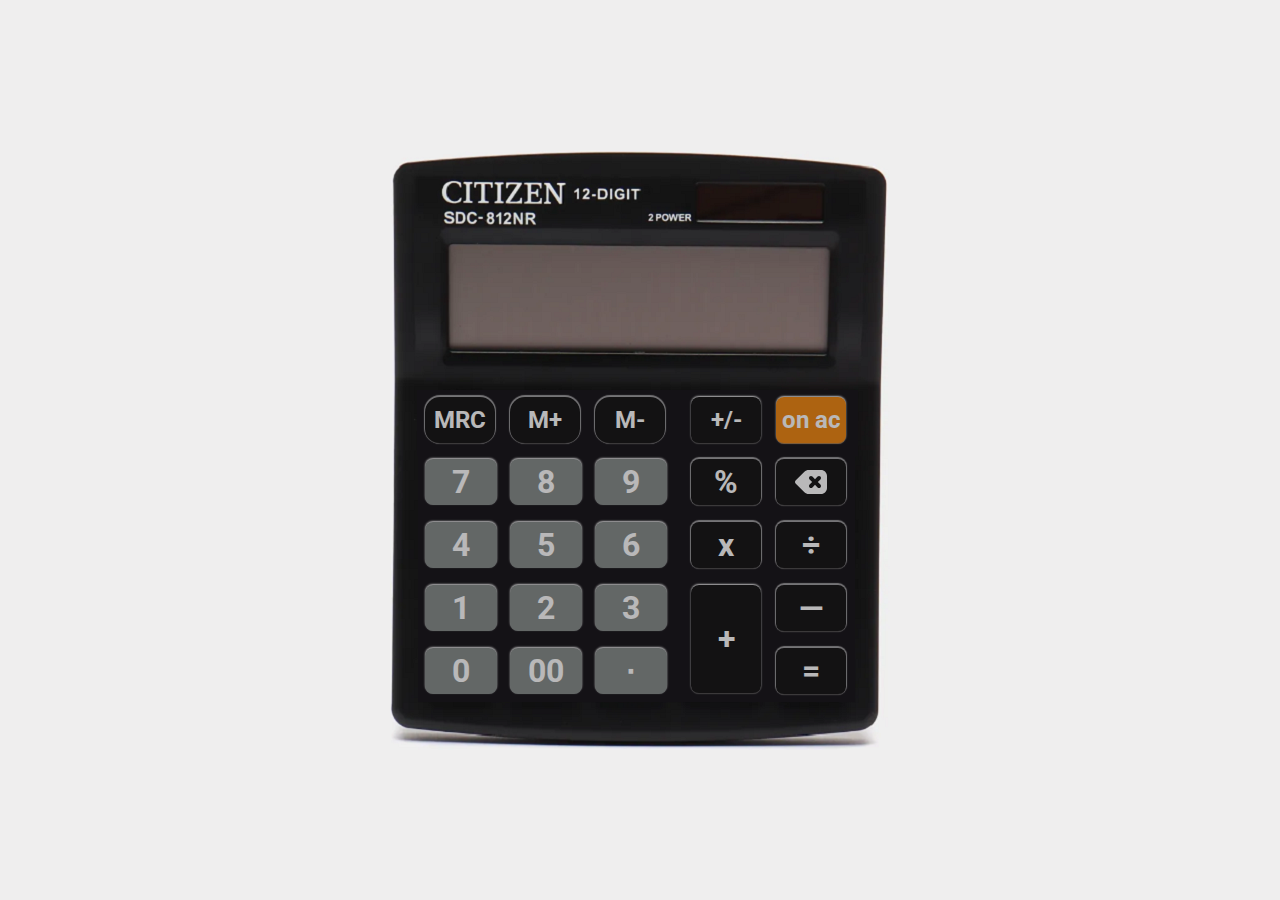
<file: calc/index.html>
<!DOCTYPE html>
<html lang="ru">
<head>
    <meta charset="UTF-8">
    <meta name="viewport" content="width=device-width, initial-scale=1.0">
    <link rel="stylesheet" href="index.css">
    <link rel="icon" href="img/favicon.ico" type="image/x-icon">
    <link rel="stylesheet" type="text/css" href="https://fonts.googleapis.com/css?family=Roboto" />
    <link rel="stylesheet" type="text/css" href="https://fonts.cdnfonts.com/css/calculator" />
    <title>Калькулятор</title>
</head>
<body>
    <div id='main'>
        <div id="controls">
            <div id="display">
                <input id="inp" type="text" disabled="disabled" value=""></input>
                <div id="opDisplay"></div>
                <div id="memory">memory</div>
            </div>
            <div id="buttons-container">
                <div class="button digit one"   onclick="AddDigits(1)"  >1</div>
                <div class="button digit two"   onclick="AddDigits(2)"  >2</div>
                <div class="button digit three" onclick="AddDigits(3)"  >3</div>
                <div class="button digit four" onclick="AddDigits(4)">4</div>
                <div class="button digit five" onclick="AddDigits(5)" >5</div>
                <div class="button digit six"  onclick="AddDigits(6)" >6</div>
                <div class="button digit seven" onclick="AddDigits(7)">7</div>
                <div class="button digit eight" onclick="AddDigits(8)" >8</div>
                <div class="button digit nine"  onclick="AddDigits(9)">9</div>
                <div class="button memory mem-clear" onclick="MemoryDisplayClean()">MRC</div>
                <div class="button memory mem-plus" onclick="MemoryAdd()">M+</div>
                <div class="button memory mem-minus" onclick="MemorySub()">M-</div>
                <div class="button digit zero" onclick="AddDigits(0)">0</div>
                <div class="button digit doublezero" onclick="AddDigits('00')">00</div>
                <div class="button digit dot" onclick="AddDigits('.')">∙</div>
                <div class="button function plus-minus" onclick="ChangeSign()">+/-</div>
                <div class="button function onoff" onclick="OnOff()">on ac</div>
                <div class="button function percent"  onclick="_SetValue('%')">%</div>
                <div class="button function division"  onclick="_SetValue('/')">÷</div>
                <div class="button function multiplication"  onclick="_SetValue('*')">x</div>
                <div class="button function add"  onclick="_SetValue('+')">+</div>
                <div class="button function substraction" onclick="_SetValue('-')">—</div>
                <div class="button function equal" onclick="Calculate()">=</div>
                <div class="button function backspace" onclick="backspace()">
                    <svg viewBox="0 0 20 20" fill="none" xmlns="http://www.w3.org/2000/svg">
                        <path fill-rule="evenodd" clip-rule="evenodd" d="M6.70711 4.87868C7.26972 4.31607 8.03278 4 8.82843 4H15C16.6569 4 18 5.34315 18 7V13C18 14.6569 16.6569 16 15 16H8.82843C8.03278 16 7.26972 15.6839 6.70711 15.1213L2.29289 10.7071C2.10536 10.5196 2 10.2652 2 10C2 9.73478 2.10536 9.48043 2.29289 9.29289L6.70711 4.87868ZM10.7071 7.29289C10.3166 6.90237 9.68342 6.90237 9.29289 7.29289C8.90237 7.68342 8.90237 8.31658 9.29289 8.70711L10.5858 10L9.29289 11.2929C8.90237 11.6834 8.90237 12.3166 9.29289 12.7071C9.68342 13.0976 10.3166 13.0976 10.7071 12.7071L12 11.4142L13.2929 12.7071C13.6834 13.0976 14.3166 13.0976 14.7071 12.7071C15.0976 12.3166 15.0976 11.6834 14.7071 11.2929L13.4142 10L14.7071 8.70711C15.0976 8.31658 15.0976 7.68342 14.7071 7.29289C14.3166 6.90237 13.6834 6.90237 13.2929 7.29289L12 8.58579L10.7071 7.29289Z" />
                        </svg>
                </div>
                
            </div>
                   
        </div>
    </div>
    <script src="main.js"></script>

</body>
</html>
</file>
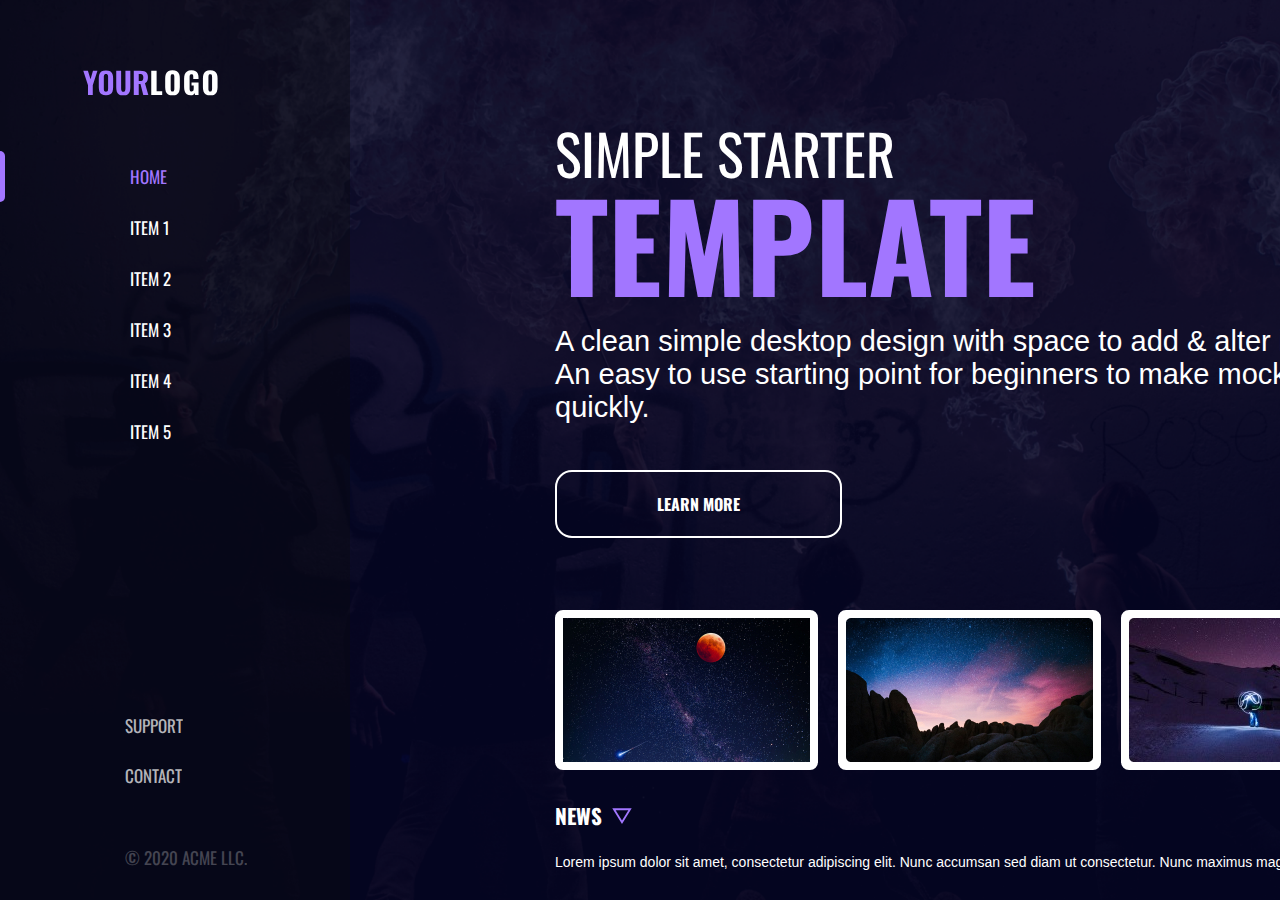
<file: sst/index1.html>
<!DOCTYPE html>
<html lang="ru">
<head>
    <meta charset="UTF-8">
    <meta name="viewport" content="width=device-width, initial-scale=1.0">
    <title>SIMPLE STARTER TEMPLATE</title>
    <link rel="stylesheet" type="text/css" href="css/index1.css">
    <link rel="stylesheet" type="text/css" href="https://fonts.googleapis.com/css?family=Oswald" />
    <link href="https://fonts.cdnfonts.com/css/roboto" rel="stylesheet" />
</head>
<body>
    <div class="wraper"> 
        <aside> 
            <div id=logo-container>
                <svg width="135" height="26" viewBox="0 0 135 26" fill="none" xmlns="http://www.w3.org/2000/svg">
                    <path class="logo-your" d="M5.01 25V15.37L0.27 0.699998H4.92L7.53 9.25L9.96 0.699998H14.46L9.78 15.37V25H5.01ZM22.9362 25.33C21.1562 25.33 19.7462 25.01 18.7062 24.37C17.6662 23.73 16.9162 22.82 16.4562 21.64C16.0162 20.44 15.7962 19.01 15.7962 17.35V8.29C15.7962 6.63 16.0162 5.21 16.4562 4.03C16.9162 2.85 17.6662 1.95 18.7062 1.33C19.7462 0.709999 21.1562 0.399998 22.9362 0.399998C24.7362 0.399998 26.1562 0.719998 27.1962 1.36C28.2562 1.98 29.0062 2.88 29.4462 4.06C29.9062 5.22 30.1362 6.63 30.1362 8.29V17.35C30.1362 19.01 29.9062 20.44 29.4462 21.64C29.0062 22.82 28.2562 23.73 27.1962 24.37C26.1562 25.01 24.7362 25.33 22.9362 25.33ZM22.9362 21.76C23.5762 21.76 24.0462 21.62 24.3462 21.34C24.6462 21.04 24.8462 20.65 24.9462 20.17C25.0462 19.67 25.0962 19.14 25.0962 18.58V7.09C25.0962 6.53 25.0462 6.01 24.9462 5.53C24.8462 5.05 24.6462 4.67 24.3462 4.39C24.0462 4.09 23.5762 3.94 22.9362 3.94C22.3362 3.94 21.8862 4.09 21.5862 4.39C21.2862 4.67 21.0862 5.05 20.9862 5.53C20.8862 6.01 20.8362 6.53 20.8362 7.09V18.58C20.8362 19.14 20.8762 19.67 20.9562 20.17C21.0562 20.65 21.2562 21.04 21.5562 21.34C21.8562 21.62 22.3162 21.76 22.9362 21.76ZM40.2813 25.33C38.4413 25.33 37.0113 25.02 35.9913 24.4C34.9713 23.76 34.2513 22.85 33.8313 21.67C33.4313 20.47 33.2313 19.02 33.2313 17.32V0.699998H38.1213V18.01C38.1213 18.61 38.1613 19.2 38.2413 19.78C38.3413 20.36 38.5413 20.83 38.8413 21.19C39.1613 21.55 39.6413 21.73 40.2813 21.73C40.9413 21.73 41.4213 21.55 41.7213 21.19C42.0413 20.83 42.2413 20.36 42.3213 19.78C42.4013 19.2 42.4413 18.61 42.4413 18.01V0.699998H47.3313V17.32C47.3313 19.02 47.1213 20.47 46.7013 21.67C46.3013 22.85 45.5913 23.76 44.5713 24.4C43.5513 25.02 42.1213 25.33 40.2813 25.33ZM50.7851 25V0.699998H57.0851C58.7251 0.699998 60.1251 0.889999 61.2851 1.27C62.4651 1.63 63.3651 2.28 63.9851 3.22C64.6251 4.16 64.9451 5.46 64.9451 7.12C64.9451 8.12 64.8551 9.01 64.6751 9.79C64.5151 10.55 64.2151 11.22 63.7751 11.8C63.3551 12.36 62.7551 12.81 61.9751 13.15L65.3351 25H60.2651L57.4751 13.99H55.7351V25H50.7851ZM55.7351 11.05H57.1751C57.9751 11.05 58.6051 10.92 59.0651 10.66C59.5251 10.4 59.8451 10.01 60.0251 9.49C60.2251 8.95 60.3251 8.29 60.3251 7.51C60.3251 6.39 60.1151 5.54 59.6951 4.96C59.2951 4.36 58.5351 4.06 57.4151 4.06H55.7351V11.05Z"/>
                    <path d="M68.2453 25V0.699998H73.6153V21.37H79.1953V25H68.2453ZM89.4752 25.36C87.6552 25.36 86.2152 25.04 85.1552 24.4C84.0952 23.76 83.3352 22.84 82.8752 21.64C82.4152 20.44 82.1852 19.01 82.1852 17.35V8.32C82.1852 6.64 82.4152 5.21 82.8752 4.03C83.3352 2.85 84.0952 1.95 85.1552 1.33C86.2152 0.689999 87.6552 0.369999 89.4752 0.369999C91.3152 0.369999 92.7652 0.689999 93.8252 1.33C94.9052 1.95 95.6752 2.85 96.1352 4.03C96.5952 5.21 96.8252 6.64 96.8252 8.32V17.35C96.8252 19.01 96.5952 20.44 96.1352 21.64C95.6752 22.84 94.9052 23.76 93.8252 24.4C92.7652 25.04 91.3152 25.36 89.4752 25.36ZM89.4752 21.55C90.0352 21.55 90.4452 21.41 90.7052 21.13C90.9652 20.85 91.1352 20.49 91.2152 20.05C91.2952 19.61 91.3352 19.16 91.3352 18.7V7C91.3352 6.52 91.2952 6.07 91.2152 5.65C91.1352 5.21 90.9652 4.85 90.7052 4.57C90.4452 4.29 90.0352 4.15 89.4752 4.15C88.9552 4.15 88.5652 4.29 88.3052 4.57C88.0452 4.85 87.8752 5.21 87.7952 5.65C87.7152 6.07 87.6752 6.52 87.6752 7V18.7C87.6752 19.16 87.7052 19.61 87.7652 20.05C87.8452 20.49 88.0052 20.85 88.2452 21.13C88.5052 21.41 88.9152 21.55 89.4752 21.55ZM107.773 25.36C106.093 25.36 104.763 25.01 103.783 24.31C102.823 23.61 102.133 22.63 101.713 21.37C101.313 20.09 101.113 18.62 101.113 16.96V8.8C101.113 7.08 101.333 5.59 101.773 4.33C102.213 3.07 102.963 2.1 104.023 1.42C105.103 0.719999 106.563 0.369999 108.403 0.369999C110.203 0.369999 111.613 0.669999 112.633 1.27C113.673 1.87 114.413 2.7 114.853 3.76C115.293 4.82 115.513 6.06 115.513 7.48V9.04H110.263V7.06C110.263 6.54 110.223 6.06 110.143 5.62C110.083 5.18 109.923 4.83 109.663 4.57C109.423 4.29 109.023 4.15 108.463 4.15C107.883 4.15 107.463 4.31 107.203 4.63C106.943 4.93 106.773 5.31 106.693 5.77C106.633 6.23 106.603 6.71 106.603 7.21V18.46C106.603 19 106.653 19.51 106.753 19.99C106.873 20.45 107.073 20.83 107.353 21.13C107.653 21.41 108.073 21.55 108.613 21.55C109.173 21.55 109.603 21.4 109.903 21.1C110.203 20.8 110.413 20.41 110.533 19.93C110.653 19.45 110.713 18.94 110.713 18.4V15.55H108.523V12.4H115.543V25H112.003L111.703 22.99C111.383 23.67 110.913 24.24 110.293 24.7C109.673 25.14 108.833 25.36 107.773 25.36ZM127.214 25.36C125.394 25.36 123.954 25.04 122.894 24.4C121.834 23.76 121.074 22.84 120.614 21.64C120.154 20.44 119.924 19.01 119.924 17.35V8.32C119.924 6.64 120.154 5.21 120.614 4.03C121.074 2.85 121.834 1.95 122.894 1.33C123.954 0.689999 125.394 0.369999 127.214 0.369999C129.054 0.369999 130.504 0.689999 131.564 1.33C132.644 1.95 133.414 2.85 133.874 4.03C134.334 5.21 134.564 6.64 134.564 8.32V17.35C134.564 19.01 134.334 20.44 133.874 21.64C133.414 22.84 132.644 23.76 131.564 24.4C130.504 25.04 129.054 25.36 127.214 25.36ZM127.214 21.55C127.774 21.55 128.184 21.41 128.444 21.13C128.704 20.85 128.874 20.49 128.954 20.05C129.034 19.61 129.074 19.16 129.074 18.7V7C129.074 6.52 129.034 6.07 128.954 5.65C128.874 5.21 128.704 4.85 128.444 4.57C128.184 4.29 127.774 4.15 127.214 4.15C126.694 4.15 126.304 4.29 126.044 4.57C125.784 4.85 125.614 5.21 125.534 5.65C125.454 6.07 125.414 6.52 125.414 7V18.7C125.414 19.16 125.444 19.61 125.504 20.05C125.584 20.49 125.744 20.85 125.984 21.13C126.244 21.41 126.654 21.55 127.214 21.55Z" fill="white"/>
                </svg>
            </div>
            <div class="menu-container">
                <div class="item active">
                    <div class="Line"></div>
                    <span class="caption">HOME</span>
                </div>
                
                <a href="index2.html" class="link">
                    <div class="item">
                        <div class="Line"></div>
                        <span class="caption">ITEM 1</span>
                    </div>
                </a>
                
                <div class="item">
                    <div class="Line"></div>
                    <span class="caption">ITEM 2</span>
                 </div>

                 <div class="item">
                    <div class="Line"></div>
                    <span class="caption">ITEM 3</span>
                </div>

                <div class="item">
                    <div class="Line"></div>
                    <span class="caption">ITEM 4</span>
                </div>

                <div class="item">
                    <div class="Line"></div>
                    <span class="caption">ITEM 5</span>
                </div>
            </div>              
            <div class='footer'>
                <div class="footer-text">
                    <span>SUPPORT</span>
                    <span>CONTACT</span>
                </div>
                <p class="copy">&copy 2020 ACME LLC.</p>
            </div>
               
        </aside>

        <div class="main">
            <div class="social-block">
                <img src="image/twiter.svg" alt="">
                <img src="image/facebook.svg" alt="">
        </div>

        <div class="list">
            <div class="header1">SIMPLE STARTER</div>
            <div class="header2">TEMPLATE</div>
            <p class="text">A clean simple desktop design with space to add & alter items instead of removing them. An easy to use starting point for beginners to make mockups or designs that look nice, quickly.</p>
        </div>
        <a class="test-button" href="#">LEARN MORE</a>

        <div class="image-list">
            <div class="image">
                <img src="image/11.png" alt="" class="gallery-item">
                <img src="image/12.png" alt="" class="gallery-item">
                <img src="image/3.jpg" alt="" class="gallery-item">
                <img src="image/4.jpg" alt="" class="gallery-item">
            </div>
        </div>


        <div class="news">
            <div class="news-button">
                <h3>NEWS</h3>
                <div  alt=""class="triangle"></div>
            </div>
            <p class="text1">Lorem ipsum dolor sit amet, consectetur adipiscing elit. Nunc accumsan sed diam ut consectetur. Nunc maximus magna dolor, eget accumsan leo tempor eget.</p>
        </div>
    </div>
 </body>
</html>
</file>
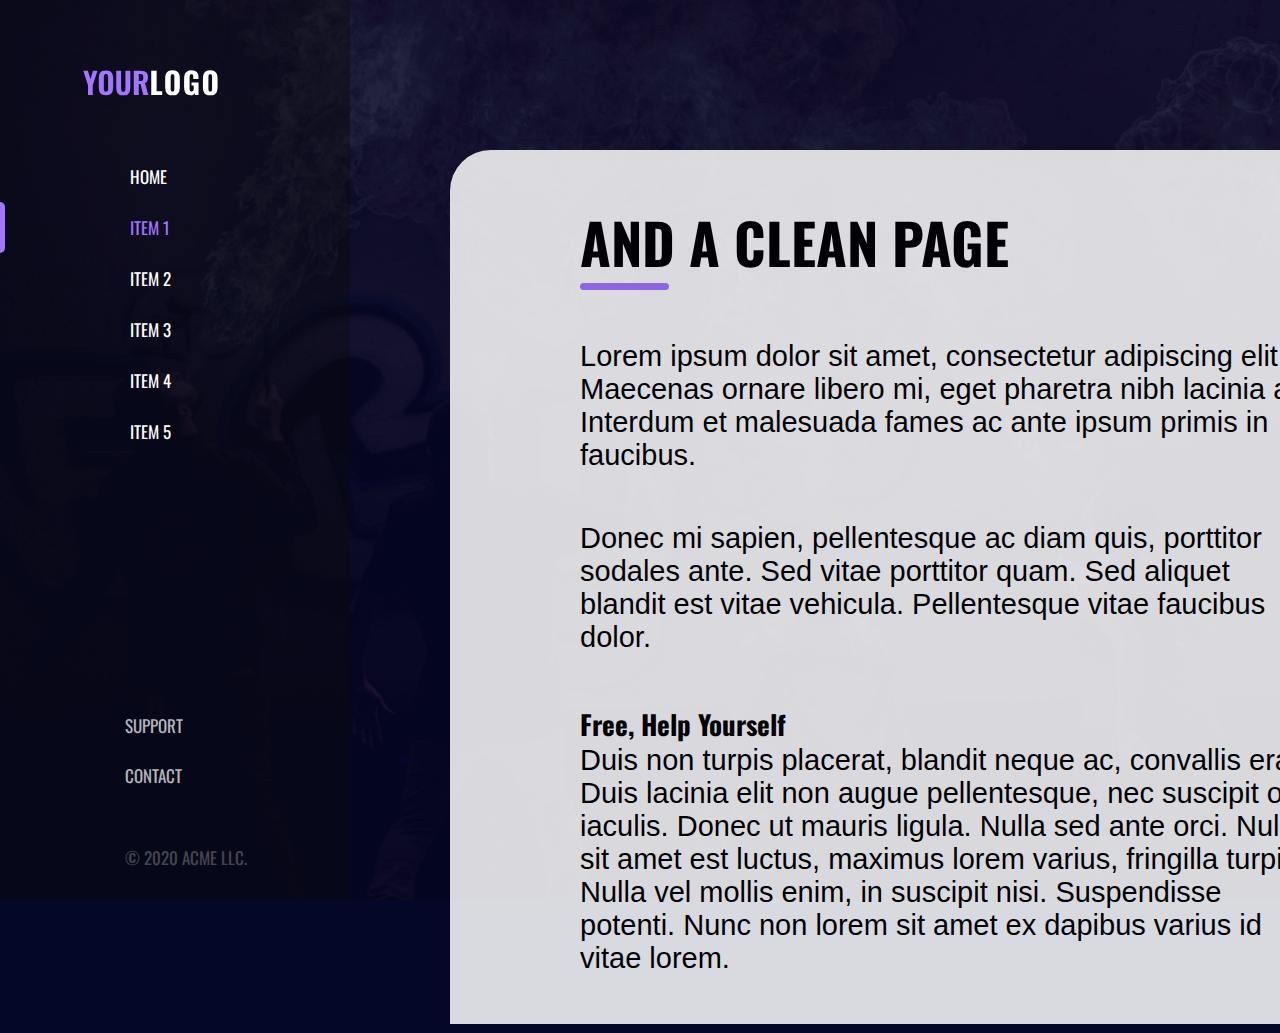
<file: sst/index2.html>
<!DOCTYPE html>
<html lang="ru">
<head>
    <meta charset="UTF-8">
    <meta name="viewport" content="width=device-width, initial-scale=1.0">
    <title>SIMPLE STARTER TEMPLATE</title>
    <link rel="stylesheet" type="text/css" href="css/index1.css">
    <link rel="stylesheet" type="text/css" href="https://fonts.googleapis.com/css?family=Oswald" />
    <link href="https://fonts.cdnfonts.com/css/roboto" rel="stylesheet" />
</head>
<body>
    <div class="wraper"> 
        <aside> 
            <div id=logo-container>
                <svg width="135" height="26" viewBox="0 0 135 26" fill="none" xmlns="http://www.w3.org/2000/svg">
                    <path class="logo-your" d="M5.01 25V15.37L0.27 0.699998H4.92L7.53 9.25L9.96 0.699998H14.46L9.78 15.37V25H5.01ZM22.9362 25.33C21.1562 25.33 19.7462 25.01 18.7062 24.37C17.6662 23.73 16.9162 22.82 16.4562 21.64C16.0162 20.44 15.7962 19.01 15.7962 17.35V8.29C15.7962 6.63 16.0162 5.21 16.4562 4.03C16.9162 2.85 17.6662 1.95 18.7062 1.33C19.7462 0.709999 21.1562 0.399998 22.9362 0.399998C24.7362 0.399998 26.1562 0.719998 27.1962 1.36C28.2562 1.98 29.0062 2.88 29.4462 4.06C29.9062 5.22 30.1362 6.63 30.1362 8.29V17.35C30.1362 19.01 29.9062 20.44 29.4462 21.64C29.0062 22.82 28.2562 23.73 27.1962 24.37C26.1562 25.01 24.7362 25.33 22.9362 25.33ZM22.9362 21.76C23.5762 21.76 24.0462 21.62 24.3462 21.34C24.6462 21.04 24.8462 20.65 24.9462 20.17C25.0462 19.67 25.0962 19.14 25.0962 18.58V7.09C25.0962 6.53 25.0462 6.01 24.9462 5.53C24.8462 5.05 24.6462 4.67 24.3462 4.39C24.0462 4.09 23.5762 3.94 22.9362 3.94C22.3362 3.94 21.8862 4.09 21.5862 4.39C21.2862 4.67 21.0862 5.05 20.9862 5.53C20.8862 6.01 20.8362 6.53 20.8362 7.09V18.58C20.8362 19.14 20.8762 19.67 20.9562 20.17C21.0562 20.65 21.2562 21.04 21.5562 21.34C21.8562 21.62 22.3162 21.76 22.9362 21.76ZM40.2813 25.33C38.4413 25.33 37.0113 25.02 35.9913 24.4C34.9713 23.76 34.2513 22.85 33.8313 21.67C33.4313 20.47 33.2313 19.02 33.2313 17.32V0.699998H38.1213V18.01C38.1213 18.61 38.1613 19.2 38.2413 19.78C38.3413 20.36 38.5413 20.83 38.8413 21.19C39.1613 21.55 39.6413 21.73 40.2813 21.73C40.9413 21.73 41.4213 21.55 41.7213 21.19C42.0413 20.83 42.2413 20.36 42.3213 19.78C42.4013 19.2 42.4413 18.61 42.4413 18.01V0.699998H47.3313V17.32C47.3313 19.02 47.1213 20.47 46.7013 21.67C46.3013 22.85 45.5913 23.76 44.5713 24.4C43.5513 25.02 42.1213 25.33 40.2813 25.33ZM50.7851 25V0.699998H57.0851C58.7251 0.699998 60.1251 0.889999 61.2851 1.27C62.4651 1.63 63.3651 2.28 63.9851 3.22C64.6251 4.16 64.9451 5.46 64.9451 7.12C64.9451 8.12 64.8551 9.01 64.6751 9.79C64.5151 10.55 64.2151 11.22 63.7751 11.8C63.3551 12.36 62.7551 12.81 61.9751 13.15L65.3351 25H60.2651L57.4751 13.99H55.7351V25H50.7851ZM55.7351 11.05H57.1751C57.9751 11.05 58.6051 10.92 59.0651 10.66C59.5251 10.4 59.8451 10.01 60.0251 9.49C60.2251 8.95 60.3251 8.29 60.3251 7.51C60.3251 6.39 60.1151 5.54 59.6951 4.96C59.2951 4.36 58.5351 4.06 57.4151 4.06H55.7351V11.05Z"/>
                    <path d="M68.2453 25V0.699998H73.6153V21.37H79.1953V25H68.2453ZM89.4752 25.36C87.6552 25.36 86.2152 25.04 85.1552 24.4C84.0952 23.76 83.3352 22.84 82.8752 21.64C82.4152 20.44 82.1852 19.01 82.1852 17.35V8.32C82.1852 6.64 82.4152 5.21 82.8752 4.03C83.3352 2.85 84.0952 1.95 85.1552 1.33C86.2152 0.689999 87.6552 0.369999 89.4752 0.369999C91.3152 0.369999 92.7652 0.689999 93.8252 1.33C94.9052 1.95 95.6752 2.85 96.1352 4.03C96.5952 5.21 96.8252 6.64 96.8252 8.32V17.35C96.8252 19.01 96.5952 20.44 96.1352 21.64C95.6752 22.84 94.9052 23.76 93.8252 24.4C92.7652 25.04 91.3152 25.36 89.4752 25.36ZM89.4752 21.55C90.0352 21.55 90.4452 21.41 90.7052 21.13C90.9652 20.85 91.1352 20.49 91.2152 20.05C91.2952 19.61 91.3352 19.16 91.3352 18.7V7C91.3352 6.52 91.2952 6.07 91.2152 5.65C91.1352 5.21 90.9652 4.85 90.7052 4.57C90.4452 4.29 90.0352 4.15 89.4752 4.15C88.9552 4.15 88.5652 4.29 88.3052 4.57C88.0452 4.85 87.8752 5.21 87.7952 5.65C87.7152 6.07 87.6752 6.52 87.6752 7V18.7C87.6752 19.16 87.7052 19.61 87.7652 20.05C87.8452 20.49 88.0052 20.85 88.2452 21.13C88.5052 21.41 88.9152 21.55 89.4752 21.55ZM107.773 25.36C106.093 25.36 104.763 25.01 103.783 24.31C102.823 23.61 102.133 22.63 101.713 21.37C101.313 20.09 101.113 18.62 101.113 16.96V8.8C101.113 7.08 101.333 5.59 101.773 4.33C102.213 3.07 102.963 2.1 104.023 1.42C105.103 0.719999 106.563 0.369999 108.403 0.369999C110.203 0.369999 111.613 0.669999 112.633 1.27C113.673 1.87 114.413 2.7 114.853 3.76C115.293 4.82 115.513 6.06 115.513 7.48V9.04H110.263V7.06C110.263 6.54 110.223 6.06 110.143 5.62C110.083 5.18 109.923 4.83 109.663 4.57C109.423 4.29 109.023 4.15 108.463 4.15C107.883 4.15 107.463 4.31 107.203 4.63C106.943 4.93 106.773 5.31 106.693 5.77C106.633 6.23 106.603 6.71 106.603 7.21V18.46C106.603 19 106.653 19.51 106.753 19.99C106.873 20.45 107.073 20.83 107.353 21.13C107.653 21.41 108.073 21.55 108.613 21.55C109.173 21.55 109.603 21.4 109.903 21.1C110.203 20.8 110.413 20.41 110.533 19.93C110.653 19.45 110.713 18.94 110.713 18.4V15.55H108.523V12.4H115.543V25H112.003L111.703 22.99C111.383 23.67 110.913 24.24 110.293 24.7C109.673 25.14 108.833 25.36 107.773 25.36ZM127.214 25.36C125.394 25.36 123.954 25.04 122.894 24.4C121.834 23.76 121.074 22.84 120.614 21.64C120.154 20.44 119.924 19.01 119.924 17.35V8.32C119.924 6.64 120.154 5.21 120.614 4.03C121.074 2.85 121.834 1.95 122.894 1.33C123.954 0.689999 125.394 0.369999 127.214 0.369999C129.054 0.369999 130.504 0.689999 131.564 1.33C132.644 1.95 133.414 2.85 133.874 4.03C134.334 5.21 134.564 6.64 134.564 8.32V17.35C134.564 19.01 134.334 20.44 133.874 21.64C133.414 22.84 132.644 23.76 131.564 24.4C130.504 25.04 129.054 25.36 127.214 25.36ZM127.214 21.55C127.774 21.55 128.184 21.41 128.444 21.13C128.704 20.85 128.874 20.49 128.954 20.05C129.034 19.61 129.074 19.16 129.074 18.7V7C129.074 6.52 129.034 6.07 128.954 5.65C128.874 5.21 128.704 4.85 128.444 4.57C128.184 4.29 127.774 4.15 127.214 4.15C126.694 4.15 126.304 4.29 126.044 4.57C125.784 4.85 125.614 5.21 125.534 5.65C125.454 6.07 125.414 6.52 125.414 7V18.7C125.414 19.16 125.444 19.61 125.504 20.05C125.584 20.49 125.744 20.85 125.984 21.13C126.244 21.41 126.654 21.55 127.214 21.55Z" fill="white"/>
                </svg>
            </div>
            <div class="menu-container">
                <a href="index1.html" class="link">
                    <div class="item">
                        <div class="Line"></div>
                            <span class="caption">HOME</span>
                    </div>
                </a>
                
                    <div class="item active">
                        <div class="Line"></div>
                        <span class="caption">ITEM 1</span>
                    </div>
                
                <div class="item">
                    <div class="Line"></div>
                    <span class="caption">ITEM 2</span>
                 </div>

                 <div class="item">
                    <div class="Line"></div>
                    <span class="caption">ITEM 3</span>
                </div>

                <div class="item">
                    <div class="Line"></div>
                    <span class="caption">ITEM 4</span>
                </div>

                <div class="item">
                    <div class="Line"></div>
                    <span class="caption">ITEM 5</span>
                </div>
            </div>              
            <div class='footer'>
                <div class="footer-text">
                    <span>SUPPORT</span>
                    <span>CONTACT</span>
                </div>
                <p class="copy">&copy 2020 ACME LLC.</p>
            </div>
               
        </aside>

        <div class="main">
            <div class="social-block">
                <img src="image/twiter.svg" alt="">
                <img src="image/facebook.svg" alt="">
            </div>            
            <div class="background">
                <div class="background-text">
                    <div>
                        <span class="header">AND A CLEAN PAGE</span>
                        <div class="line">
                        </div>

                        <p class="t1">Lorem ipsum dolor sit amet, consectetur adipiscing elit. Maecenas ornare libero mi, eget pharetra nibh lacinia at. Interdum et malesuada fames ac ante ipsum primis in faucibus. </p>
                        <p class="t1">Donec mi sapien, pellentesque ac diam quis, porttitor sodales ante. Sed vitae porttitor quam. Sed aliquet blandit est vitae vehicula. Pellentesque vitae faucibus dolor. </p>
                        
                        <span class="page2-header1">Free, Help Yourself</span>
                            <p class="t1 t344">Duis non turpis placerat, blandit neque ac, convallis erat. Duis lacinia elit non augue pellentesque, nec suscipit orci iaculis. Donec ut mauris ligula. Nulla sed ante orci. Nulla sit amet est luctus, maximus lorem varius, fringilla turpis. Nulla vel mollis enim, in suscipit nisi. Suspendisse potenti. Nunc non lorem sit amet ex dapibus varius id vitae lorem.
                            </p>
                    </div>
                    <div class="image-container">
                        <div class="photo">
                        <img src="image/5.jpg" alt="Unsplash">
                        </div>
                        <span class="t3">Photo by Judeus Samson on Unsplash</span>
                    </div>
                </div>
            </div>
        </div>



    </div>
 </body>
</html
</file>
<file: calc/index.css>
:root{
    --calc-width: 500px;
    --calc-height: 600px;
}

*{
    margin: 0;
    padding: 0;
    -webkit-user-select: none;
	-khtml-user-select: none;
	-moz-user-select: none;
	-ms-user-select: none;
	user-select: none;
}

body{
    background-color: #efeeee;
    min-width: var(--calc-width);
    min-height: var(--calc-height);
    font-family: 'Roboto', Helvetica, sans-serif;
}
#main{
    width: var(--calc-width);
    height: var(--calc-height);
    background: url("./img/background.png");
    top: calc(50vh - 300px);
    left: calc(50vw - 250px);
    position: relative;
}

#controls {
    opacity: 0.7;
    padding: 83px 30px 45px 30px;
    height: -webkit-fill-available;
}

#display {
    height: 120px;
    position: relative;
}

#display input{
    border: none;
    width: -webkit-fill-available;
    height: -webkit-fill-available;
    margin: 20px 40px 10px 40px;
    background-color: #ffffff00;
    text-align: end;
    color: #000000d9;
    font-weight: 600;
    padding: 10px;
    letter-spacing: 1px;
    font-family: 'calculator';
    font-size: xxx-large;
}

#opDisplay {
    position: absolute;
    bottom: 8px;
    color: black;
    font-family: 'calculator';
    padding: 0px 55px 0 45px;
    width: -webkit-fill-available;
    text-align: end;
}

#memory{
    visibility: hidden;
    border: 1px solid #0000009c;
    font-family: 'helvetica';
    text-align: center;
    position: absolute;
    top: 17px;
    left: 65px;
    width: 55px;
    height: 12px;
    font-size: x-small;
}

#buttons-container {
    background-color: none;
    height: 350px;
    display: grid;
    grid-template-columns: 85px 85px 85px 11px 85px 85px;
    grid-template-rows: 39px 58px 63px 63px 63px 63px;
    grid-template-areas: 
    "aa     aa          aa      aa aa      aa"
    "mrc    m_plus      m_minus br plus-minus     onoff"
    "seven  eight       nine    br percent        backspace"
    "four   five        six     br multiplication division"
    "one    two         three   br add            substraction"
    "zero   doublezero  dot     br add            equal"
}

.button{
    display: flex;
    justify-content: center;
    align-items: center;
}
.button:hover{
    cursor: pointer;
    box-shadow: 0px -1px 2px 1px #f0f0f0 !important;
    
}
.button.digit {
    width: 72px;
    height: 46px;
    background-color: rgb(133, 140, 137);
    border-radius: 8px;
    margin: 9px 5px 5px 5px;
    font-size: xx-large;
    font-weight: 700;
    color: white;
    box-shadow: 0px -1px 2px 0px #fff;
}

.button.memory {
    width: 70px;
    height: 46px;
    background-color: #131313;
    border-radius: 15px;
    margin: 5px;
    font-size: x-large;
    font-weight: 700;
    color: white;
    box-shadow: 0px -1px 1px 1px #f5f5f59e;
    border-bottom: 1px solid #76727296;
}

.button.operations {
    width: 70px;
    height: 46px;
    background-color: #dfee10;
    border-radius: 8px;
    margin: 5px;
    font-size: x-large;
    font-weight: 700;
    color: white;
}

.button.function {
    width: 70px;
    height: 46px;
    background-color: #131313;
    border-radius: 8px;
    margin: 9px 5px 5px 5px;
    font-size: xx-large;
    font-weight: 700;
    color: white;
    box-shadow: 0px -1px 1px 1px #f5f5f59e;
    border-bottom: 1px solid #76727296;
}

.button.function.onoff{
    width: 70px;
    height: 46px;
    background-color: #ee8610;
    border-radius: 8px;
    margin: 5px;
    font-size: x-large;
    font-weight: 700;
    color: white;
    box-shadow: 0px -1px 2px 0px #fff;
}

.button.function.plus-minus{
    width: 70px;
    height: 46px;
    background-color: #131313;
    border-radius: 8px;
    margin: 5px;
    font-size: x-large;
    font-weight: 700;
    color: white;
    box-shadow: 0px -1px 2px 0px #fff;
}

.button.function.add{
    width: 70px;
    height: -webkit-fill-available;
    background-color: #131313;
    border-radius: 8px;
    margin: 9px 5px 8px 5px;
    font-weight: 700;
    color: white;
    box-shadow: 0px -1px 2px 0px #fff;
}

.button.function.backspace{

}
.button.function.backspace svg{
    fill:#fff;
    width: 40px;
    height: 40px;
}
.one{
    grid-area: one;
}

.two{
    grid-area: two;
}

.three{
    grid-area: three;
}

.four{
    grid-area: four;
}

.five{
    grid-area: five;
}

.six{
    grid-area: six;
}

.seven{
    grid-area: seven;
}

.eight{
    grid-area: eight;
}

.nine{
    grid-area: nine;
}

.mem-clear{
    grid-area: mrc;
}

.mem-plus{
    grid-area: m_plus;
}

.mem-minus{
    grid-area: m_minus;
}

.zero{
    grid-area: zero;
}

.doublezero{
    grid-area: doublezero;
}

.dot{
    grid-area: dot;
}

.plus-minus{
    grid-area: plus-minus;
}

.percent{
    grid-area: percent;
}

.multiplication{
    grid-area: multiplication;
}

.add{
    grid-area: add;
}

.onoff{
    grid-area: onoff;
}

.backspace{
    grid-area: backspace;
}

.division{
    grid-area: division;
}

.substraction{
    grid-area: substraction;
}

.equal{
    grid-area: equal;
}
</file>
<file: sst/css/index1.css>
:root {
--margin-text-block: 120px;
--margin-button-learn: calc(var(--margin-text-block) + 350px);
--margin-images: calc(var(--margin-button-learn) + 140px);
}


* {
    margin: 0;
    padding: 0;
}

body {
    background: rgb(5, 7, 41) url(../image/bg.png);
    background-repeat: no-repeat;
    background-size: cover;
}
.wrapper {
    width: 1440px;
    margin: 0 auto;
    display: flex;
}
.main {
    width: 1090px;
    position: relative;
}

aside{
    float: left;
    width: 350px;
    height: 100vh;
    box-sizing: border-box;
    background: rgba(11,11,13,0.4);
    text-align: center;
    padding: 70px 50px 100px 0px;
    color: #fff;
    font-size: 17px;
    text-transform: uppercase;
    font-family: 'Oswald', Helvetica, sans-serif;
    font-size: 17px;
}

.logo-your {
    fill:#A276FF;
}
#logo-container:hover .logo-your{
    fill:#f2c94c;
}
    .menu-container {
        width:inherit;
        display: flex;
        flex-direction: column;
        flex-wrap: nowrap;
        align-items: center;
        justify-content: flex-start;
        height: 600px;
        margin-top: 50px;
    }

    .link{
        width: inherit;
        text-decoration: unset;
        color: white;
    }

    .item{
        display: flex;
        flex-direction: row;
        align-items: center;
        width: inherit;
    }
.item:hover .Line, .item.active:hover .Line{
    background-color: #f2c94c;
}

.item:hover .caption{
    color: #f2c94c;
}
    .active{
        color:#a276ff;
    }

    .item.active .Line{
        background: #a276ff;
    }

.Line{
    height: 51px;
    width: 5px;
    border-radius: 0 5px 5px 0;
}

.caption{
    width: -webkit-fill-available;
    height: 50px;
    padding-left: 125px;
    text-align: start;
    display: flex;
    align-items: center;
}


.image {
    display: flex;
    gap: 20px;
   }
   
.test-button:hover {
    border: 2px solid #f2c94c;}

ul{
    list-style-type: none;
    width:350px;
}

li{
    height: 25px;;
}


.social-block {
    position: absolute;
    background-color: #a276ff;
    width: 200px;
    display: flex;
    justify-content: space-around;
    padding-top: 15px;
    padding-bottom: 15px;
    border-bottom-left-radius: 15px;
    border-bottom-right-radius: 15px;
    right: 0;
    left: 1500px;
}

.social-block:hover {
background-color: #f2c94c;
}
.aside-block ul {
    list-style-type: none;}
.image {
    display: flex;
}

.list{
    top: var(--margin-text-block);
    left: 555px;
    position: absolute;
    color: white;
    font-family: 'Oswald', sans-serif;
}   
.header1{
    font-size:56px;
    line-height: 65px;
   
}
.header2{
    font-size: 120px;
    line-height: 117px;
    font-weight: 700;
    color: #a276ff;
}
.header2:hover{
    color:#f2c94c
}

.text{
    font-size: 29px;
    font-family:'Roboto', Helvetica;
    width: 1135px;
    padding-top: 23px;
    }

.text1{
    font-size: 14px;
    font-family:'Roboto', Helvetica;
    width: 1135px;
    padding-top: 23px;
}

.test-button {
    top: var(--margin-button-learn);
    left: 555px;
    position:absolute;
    border: 2px solid #fff;
    padding: 20px 100px 20px 100px;
    color: #fff;
    text-decoration: none;
    font-family: 'Oswald', Helvetica, sans-serif;
    font-weight: bold;
    border-radius: 17px;
   
}
.image-list {
    position: absolute;
    top: var(--margin-images);
    left: 555px;
}
.gallery-item{
    border: 8px solid white;
    border-radius: 8px;
}

.gallery-item:hover{
    border: 8px solid #f2c94c;
    border-radius: 8px;
}
.news {
    position: absolute;
    top: 800px;
    left: 555px;
    color: white;
}
.news-button{
    display: flex;
    flex-wrap: nowrap;
    flex-direction: row;
    align-items: center;
    width: 1170px;
    font-family: 'Oswald';
    font-size: 18px;
}
.triangle{
    width: 20px;
    height: 16px;
    background-image: url(../image/triangle.svg);
    margin-left: 10px;
}
.triangle img{
    border:0;
}
.triangle:hover{
  background-image: url(../image/triangle_hover.svg);  
}

.footer{
    width: inherit;
        display: flex;
        flex-direction: column;
        flex-wrap: nowrap;
        align-items: flex-start;
        justify-content: flex-start;
        height: 200px;
   position: absolute;
   bottom: 0;
}    

.footer-text {
    display: flex;
    flex-direction: column;
    padding-left: 125px;

}

.footer-text span {
    height: 50px;
    display: flex;
    align-items: center;
    flex-direction: row;
    flex-wrap: nowrap;
    opacity: 0.7;
}

.copy{
    opacity: 0.25;
    bottom: 30px;
    position: inherit;
    padding-left: 125px;
}

/* ============================================= PAGE 2 ====================================================*/

.background{
    width: -webkit-fill-available;
    height: 100vh;
    position: absolute;
    left: 350px;
    top: 0;
}

.background-text{
    background-color: #fff;
    opacity: 0.85;
    width: 1400px;
    height: 86vh;
    margin: 150px 100px 0 100px;
    border-radius: 41px 41px 0 0px;
    padding: 50px;
    display: flex;
    flex-direction: row;
    flex-wrap: nowrap;
}
.header{
    font-family: 'Oswald', Helvetica, sans-serif;
    font-size: 56px;
    color: black;
    font-weight: bold;
    padding-top: 50px;
    padding-left: 80px;
}
.line{
    width: 89px;
    height: 7px;
    background-color: #A276FF;
    border-radius: 12px;
    margin: 0 0 0 80px;
}

.line:hover{
    background-color:#f2c94c;
}
.t1{
    font-family:'Roboto', Helvetica;
    font-size: 29px; 
    font-weight: 400;
    padding-right: 100px;
    padding-left: 80px;
    padding-top: 50px;
    }
.t344{
    padding-top: 0px;
}    

.page2-header1{
    font-family: 'Oswald', Helvetica, sans-serif;
    font-size: 27px;
    color: black;
    font-weight: bold;
    padding-left: 80px;
    margin-top: 50px;
    display: block;
}

.image-container{
    display: flex;
    flex-direction: column;
    align-items: center;
    margin-top:50px;
}

.photo{
    box-shadow: 0px 0px 15px 10px #c7c6c9;
    display: flex;
    border: 8px solid white;
    border-radius: 8px;
}

.photo:hover{
    display: flex;
    border: 8px solid #f2c94c;
    border-radius: 8px;
}

.t3{
    font-family: 'Roboto', Helvetica;
    font-size: 13px; 
    font-weight: 400; 
    margin-top: 45px;
}
</file>
